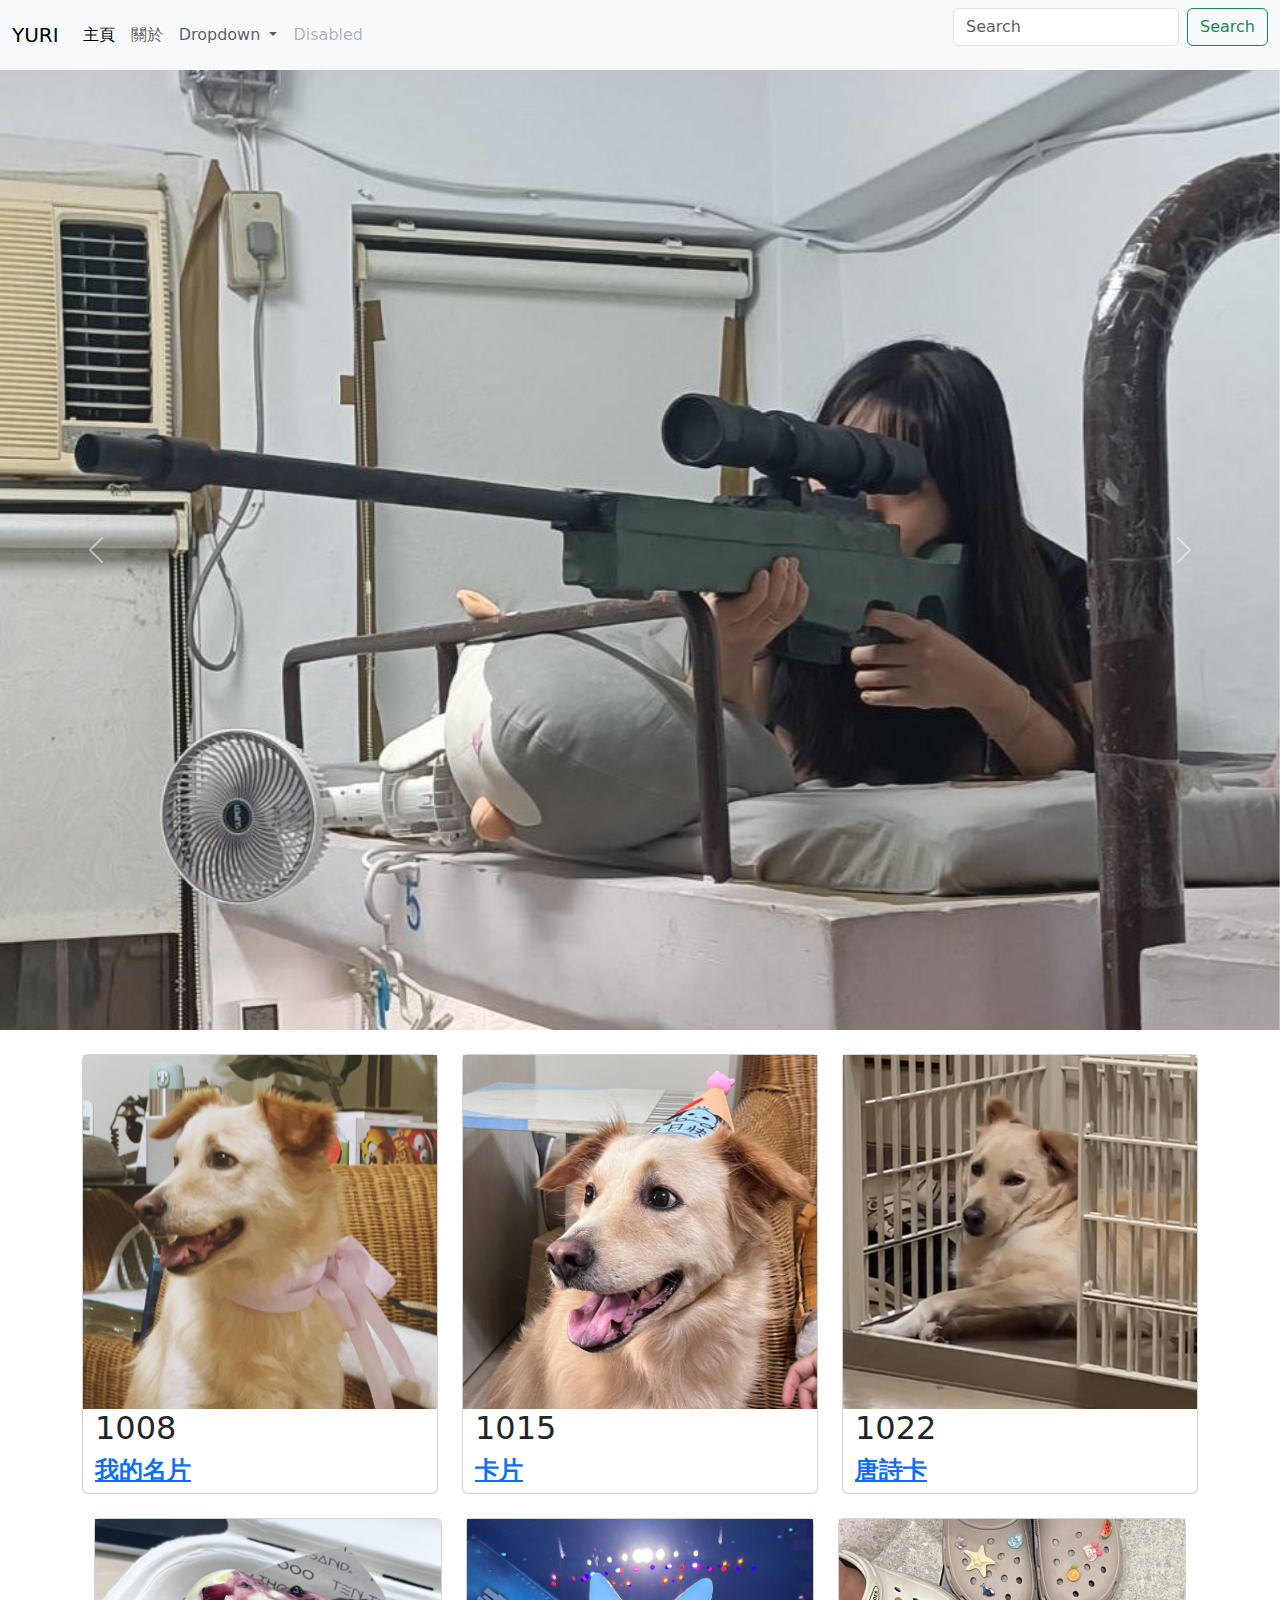
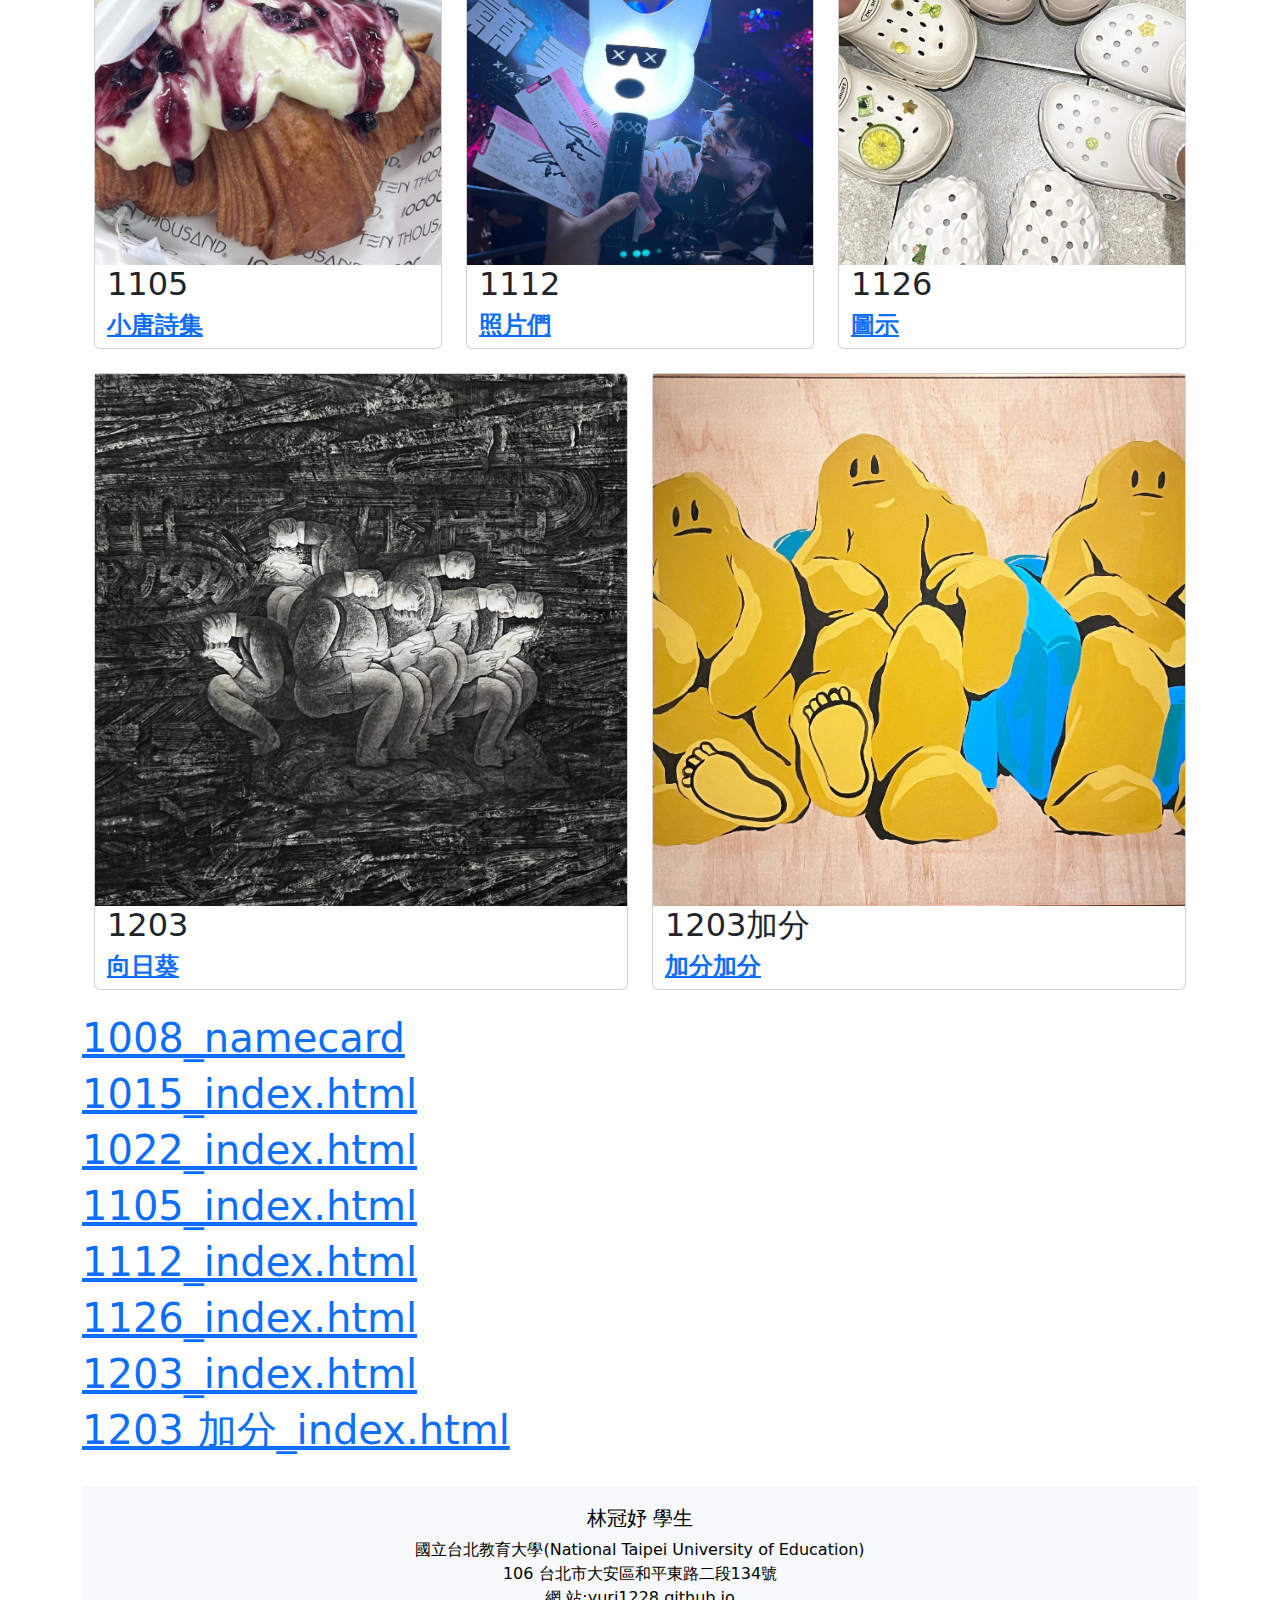
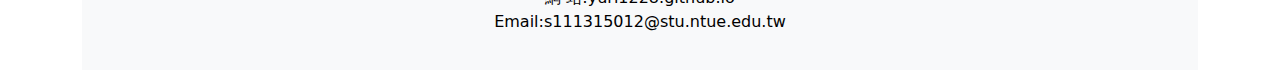
<file: index.html>
<html>

      <head>
            <meta charset='utf-8'>
            <title>yuri1228</title>
            <link href="https://cdn.jsdelivr.net/npm/bootstrap@5.3.3/dist/css/bootstrap.min.css" rel="stylesheet" integrity="sha384-QWTKZyjpPEjISv5WaRU9OFeRpok6YctnYmDr5pNlyT2bRjXh0JMhjY6hW+ALEwIH" crossorigin="anonymous">
            <script src="https://cdn.jsdelivr.net/npm/bootstrap@5.3.3/dist/js/bootstrap.bundle.min.js" integrity="sha384-YvpcrYf0tY3lHB60NNkmXc5s9fDVZLESaAA55NDzOxhy9GkcIdslK1eN7N6jIeHz" crossorigin="anonymous"></script>

      </head>

      <body>

            <nav class="navbar navbar-expand-lg bg-body-tertiary">
                  <div class="container-fluid">
                    <a class="navbar-brand" href="#">YURI</a>
                    <button class="navbar-toggler" type="button" data-bs-toggle="collapse" data-bs-target="#navbarSupportedContent" aria-controls="navbarSupportedContent" aria-expanded="false" aria-label="Toggle navigation">
                      <span class="navbar-toggler-icon"></span>
                    </button>
                    <div class="collapse navbar-collapse" id="navbarSupportedContent">
                      <ul class="navbar-nav me-auto mb-2 mb-lg-0">
                        <li class="nav-item">
                          <a class="nav-link active" aria-current="page" href="#">主頁</a>
                        </li>
                        <li class="nav-item">
                          <a class="nav-link" href="#">關於</a>
                        </li>
                        <li class="nav-item dropdown">
                          <a class="nav-link dropdown-toggle" href="#" role="button" data-bs-toggle="dropdown" aria-expanded="false">
                            Dropdown
                          </a>
                          <ul class="dropdown-menu">
                            <li><a class="dropdown-item" href="#">Action</a></li>
                            <li><a class="dropdown-item" href="#">Another action</a></li>
                            <li><hr class="dropdown-divider"></li>
                            <li><a class="dropdown-item" href="#">更多 </a></li>
                          </ul>
                        </li>
                        <li class="nav-item">
                          <a class="nav-link disabled" aria-disabled="true">Disabled</a>
                        </li>
                      </ul>
                      <form class="d-flex" role="search">
                        <input class="form-control me-2" type="search" placeholder="Search" aria-label="Search">
                        <button class="btn btn-outline-success" type="submit">Search</button>
                      </form>
                    </div>
                  </div>
            </nav>

            <div id="carouselExample" class="carousel slide">
                  <div class="carousel-inner">
                    <div class="carousel-item active">
                      <img src="1112/IMG_0116 (1).JPG" class="d-block w-100" alt="IMG_0116 (1).JPG">
                    </div>
                    <div class="carousel-item">
                      <img src="1112/IMG_3707改過2.png" class="d-block w-100" alt="IMG_3129.JPG">
                    </div>
                    <div class="carousel-item">
                      <img src="1112/IMG_3129改過1.jpg" class="d-block w-100" alt="IMG_3707.JPG">
                    </div>
                    <div class="carousel-item">
                      <img src="1112/IMG_3278.jpg" class="d-block w-100" alt="IMG_3278.jpg">
                    </div>
                    <div class="carousel-item">
                      <img src="1112/IMG_6462.JPG" class="d-block w-100" alt="IMG_6462.JPG">
                    </div>
                  </div>
                  <button class="carousel-control-prev" type="button" data-bs-target="#carouselExample" data-bs-slide="prev">
                    <span class="carousel-control-prev-icon" aria-hidden="true"></span>
                    <span class="visually-hidden">Previous</span>
                  </button>
                  <button class="carousel-control-next" type="button" data-bs-target="#carouselExample" data-bs-slide="next">
                    <span class="carousel-control-next-icon" aria-hidden="true"></span>
                    <span class="visually-hidden">Next</span>
                  </button>
                </div>

           

           
            <br/>
            
           <div class="container">
                  <div class="row">
                        <div class ="col-4">
                              <div class='card'>
                                    <img src='photo/IMG_5654.jpg' style='width:100%'>
                                    <div class='container'>
                                          <h2>1008</h2>
                                          <h4><b><a href=".\1008\1008_namecard.html">我的名片</a></b></h4>
                                          
                                    </div>
                              </div>
                        </div>
                        <div class ="col-4">
                              <div class='card'>
                                    <img src='photo/IMG_6827.jpg' style='width:100%'>
                                    <div class='container'>
                                          <h2>1015</h2>
                                          <h4><b><a href=".\1015\index.html">卡片</a></b></h4>
                                         
                                    </div>
                              </div>
                        </div>
                        <div class ="col-4">
                              <div class='card'>
                                    <img src='photo/IMG_8985.jpg' style='width:100%'>
                                    <div class='container'>
                                          <h2>1022</h2>
                                          <h4><b><a href=".\1022\index.html">唐詩卡</a></b></h4>
                                          
                                    </div>
                              </div>
                        </div>
                  </div>
                  
                  <br/>

                  <div class="container">
                        <div class="row">
                              <div class ="col-4">
                                    <div class='card'>
                                          <img src='photo/IMG_8565.jpg' style='width:100%'>
                                          <div class='container'>
                                                <h2>1105</h2>
                                                <h4><b><a href=".\1105\index.html">小唐詩集</a></b></h4>
                                                
                                          </div>
                                    </div>
                              </div>
                              <div class ="col-4">
                                    <div class='card'>
                                          <img src='photo/IMG_0934.jpg' style='width:100%'>
                                          <div class='container'>
                                                <h2>1112</h2>
                                                <h4><b><a href=".\1112\index.html">照片們</a></b></h4>
                                               
                                          </div>
                                    </div>
                              </div>
                              <div class ="col-4">
                                    <div class='card'>
                                          <img src='photo/2C04AA4C-621D-4BBA-8F69-B2EFA349B3E9.jpg' style='width:100%'>
                                          <div class='container'>
                                                <h2>1126</h2>
                                                <h4><b><a href=".\1126\index.html">圖示</a></b></h4>
                                                
                                          </div>
                                    </div>
                              </div>
                        </div>

                  <br/>      
                  
                  <div class="row">
                        <div class ="col-6">
                              <div class='card'>
                                    <img src='photo/IMG_5991.jpg' style='width:100%'>
                                    <div class='container'>
                                          <h2>1203</h2>
                                          <h4><b><a href=".\1203\index.html">向日葵</a></b></h4>
                                         
                                    </div>
                              </div>
                        </div>
                        <div class ="col-6">
                              <div class='card'>
                                    <img src='photo/IMG_5992.jpg' style='width:100%'>
                                    <div class='container'>
                                          <h2>1203加分</h2>
                                          <h4><b><a href=".\1203 加分\index.html">加分加分</a></b></h4>
                                        
                                    </div>
                              </div>
                        </div>
                  </div>      
            </div>



            <br/>
              

            <h1>
            <a href='./1008/1008_namecard.html'>
            1008_namecard
            </a>
      </h1>
           <h1>
            <a href='./1015/index.html'>
            1015_index.html
            </a>
      </h1>
            <h1>
            <a href='./1022/index.html'>
            1022_index.html
            </a>
      </h1>
            <h1>
            <a href='./1105/index.html'>
            1105_index.html
            </a>
      </h1>
             <h1>
            <a href='./1112/index.html'>
            1112_index.html
            </a>
      </h1>             
            <h1>
            <a href='./1126/index.html'>
            1126_index.html
            </a>       
      </h1>
             <h1>
            <a href='./1203/index.html'>
                  1203_index.html
            </a>
      </h1>
      <h1>
            <a href='./1203 加分/index.html'>
                  1203 加分_index.html
            </a>
      </h1>

        <br />

            <div style="background-color: #f8f9fa;color:black; padding:20px;text-align:center;">
                  <div class="row">
                        <div class="col-md-6 mx-auto">
                              <h5>林冠妤
                                    <span>學生</span>
                              </h5>
                              <div class="company">國立台北教育大學(National Taipei University of Education)</div>
                        </div>
                        <p>106 台北市大安區和平東路二段134號<br>
                              網 站:yuri1228.github.io<br>
                              Email:s111315012@stu.ntue.edu.tw<br>
                        </p>
                  </div>
            </div>
      </div>           
          
 </body>
</html>
</file>
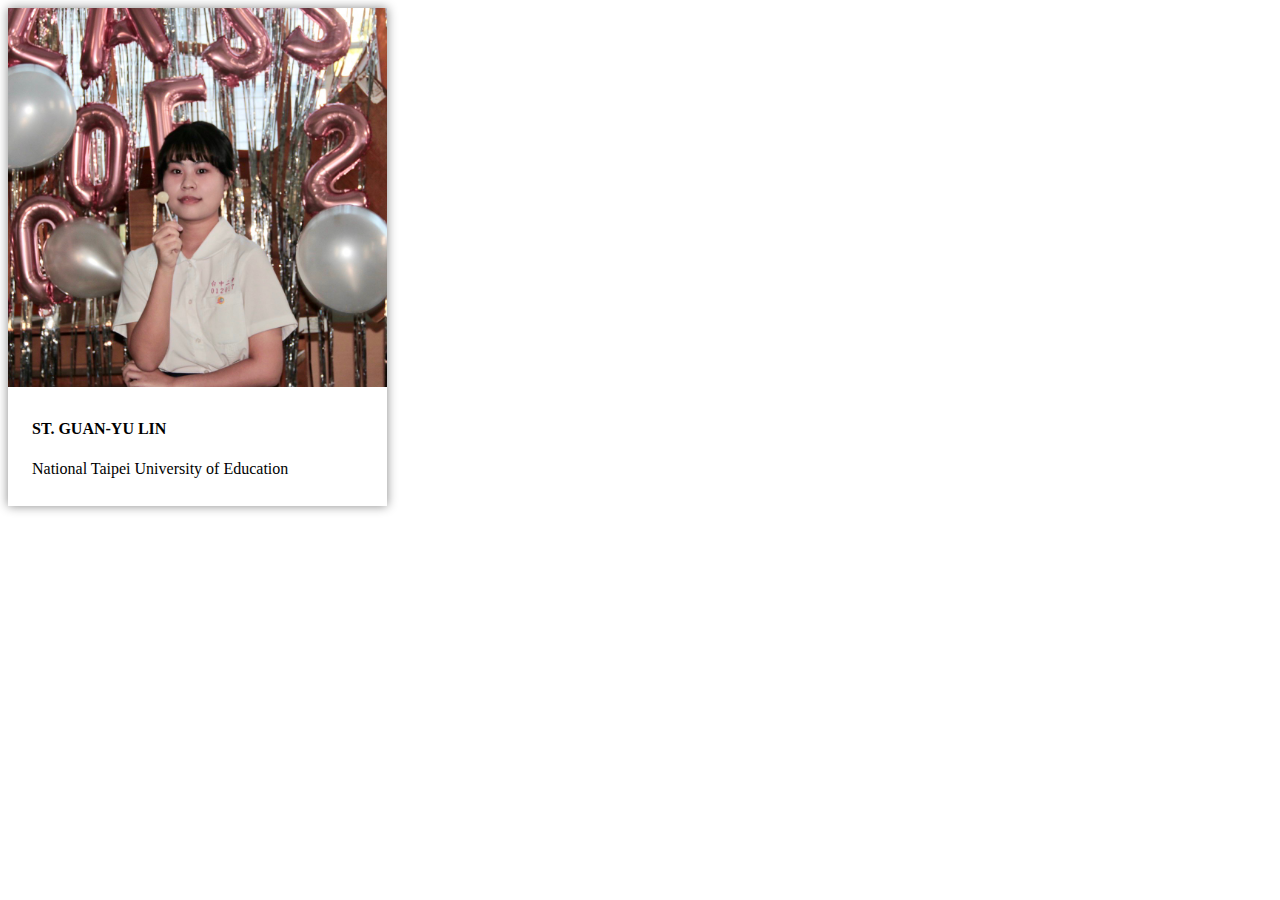
<file: 1015/index.html>
<!DOCYPE html>
<html>


<head>
    <meta charset='utf-8'>
<title>YURI</title>
<style>

.card{
width: 30%;
box-shadow: 0px 0px 10px 0px #888888;
}

.container{
padding: 12px 24px;

}

</style>

</head>

<body>
<div class='card'>
<img src='img_avator.png' style='width:100%'>
<div class='container'>
<h4>ST. GUAN-YU LIN</h4>
<p>National Taipei University of Education</p>
</div>
</div>

</body>
</html>
</file>
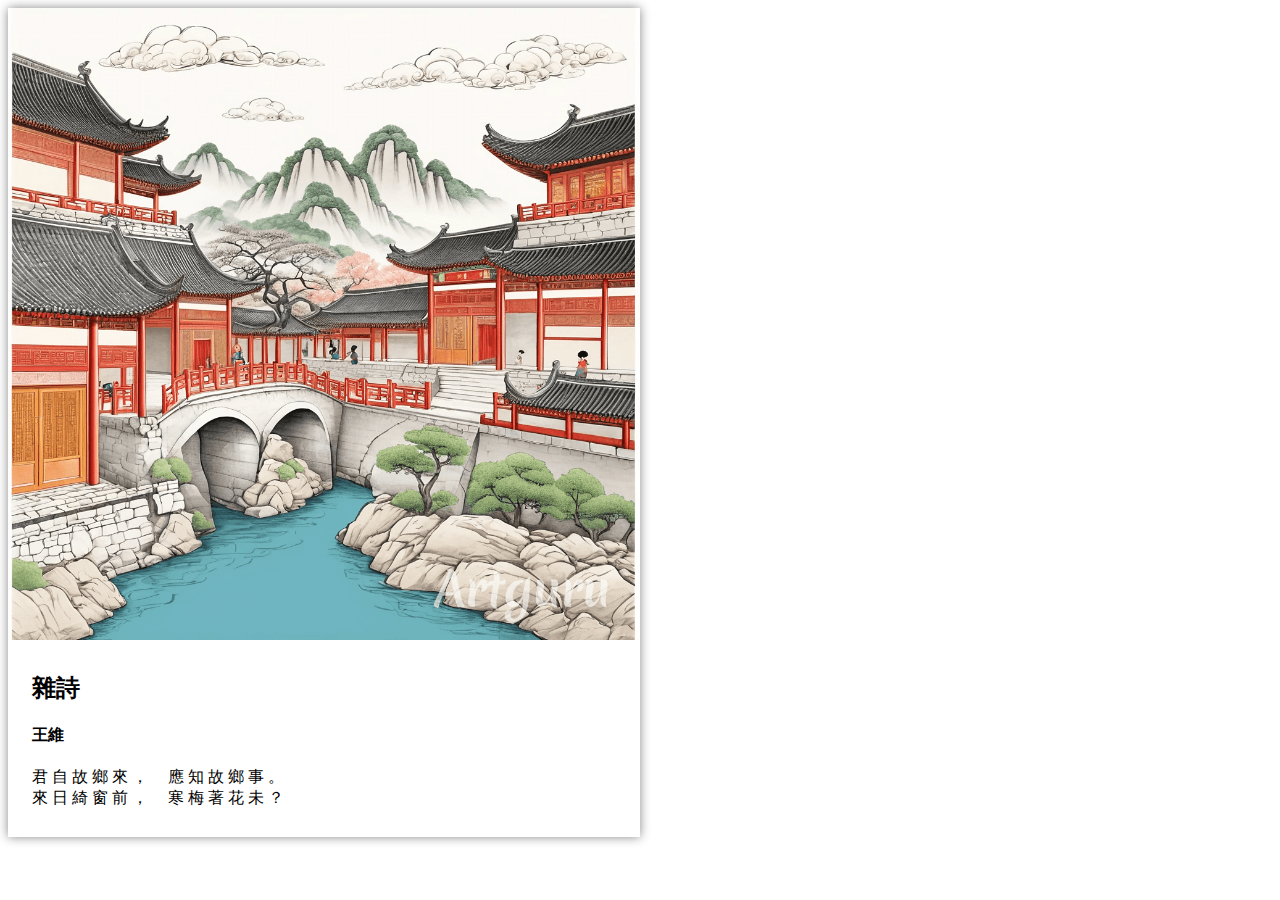
<file: 1022/index.html>
<!DOCYPE html>
<html>
<head>
    <meta charset='utf-8'>
<title> 雜詩 </title>
<style>
.card{
width: 50%;
box-shadow: 0px 0px 10px 0px #888888;
}
.container{
padding: 12px 24px;
<link rel="preconnect" href="https://fonts.googleapis.com">
<link rel="preconnect" href="https://fonts.gstatic.com" crossorigin>
<link href="https://fonts.googleapis.com/css2?family=Cactus+Classical+Serif&display=swap" rel="stylesheet">
}


.cactus-classical-serif-regular {
  font-family: "Cactus Classical Serif", serif;
  font-weight: 400;
  font-style: normal;
}

</style>
</head>
<body>
<div class='card'>
<img src='image.png' style='width:100%'>
<div class='container'>
<h2>雜詩</h2>
<h4>王維</b></h4>
<p>君 自 故 鄉 來 ，	　應 知 故 鄉 事 。<br/>
來 日 綺 窗 前 ，	　寒 梅 著 花 未 ？</p>
</div>
</div>
</body>
</html>
</file>
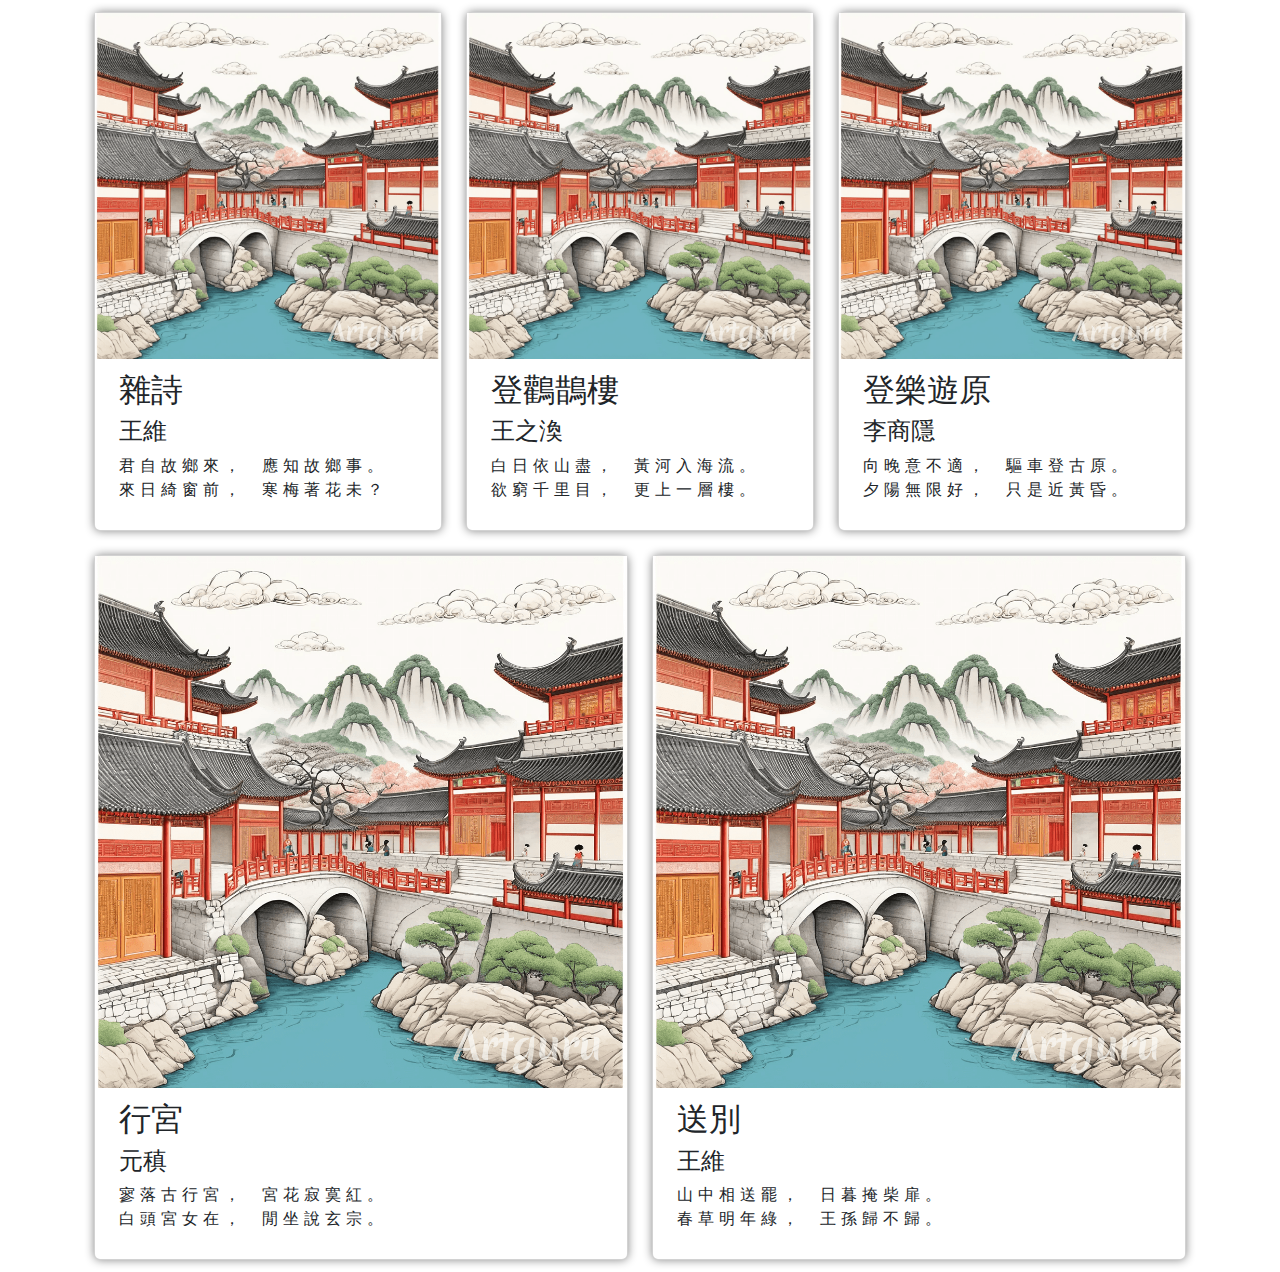
<file: 1105/index.html>
<!DOCYPE html>
<html>
<head>
    <meta charset='utf-8'>
<title> 雜詩 </title>
<link rel="preconnect" href="https://fonts.googleapis.com">
<link rel="preconnect" href="https://fonts.gstatic.com" crossorigin>
<link href="https://fonts.googleapis.com/css2?family=Cactus+Classical+Serif&display=swap" rel="stylesheet">
<link href="https://cdn.jsdelivr.net/npm/bootstrap@5.3.3/dist/css/bootstrap.min.css" rel="stylesheet" integrity="sha384-QWTKZyjpPEjISv5WaRU9OFeRpok6YctnYmDr5pNlyT2bRjXh0JMhjY6hW+ALEwIH" crossorigin="anonymous">
<script src="https://cdn.jsdelivr.net/npm/bootstrap@5.3.3/dist/js/bootstrap.bundle.min.js" integrity="sha384-YvpcrYf0tY3lHB60NNkmXc5s9fDVZLESaAA55NDzOxhy9GkcIdslK1eN7N6jIeHz" crossorigin="anonymous"></script>

<style>
.card{
width: 100%;
box-shadow: 0px 0px 10px 0px #888888;
}
.container{
padding: 12px 24px;
}


.cactus-classical-serif-regular {
  font-family: "Cactus Classical Serif", serif;
  font-weight: 400;
  font-style: normal;
}

</style>
</head>

<body>
<div class="container">
	<div class="row">
		<div class ="col-4">
			<div class='card'>
				<img src='image.png' style='width:100%'>
				<div class='container'>
					<h2>雜詩</h2>
					<h4>王維</b></h4>
					<p>君 自 故 鄉 來 ，	　應 知 故 鄉 事 。<br/>
					來 日 綺 窗 前 ，	　寒 梅 著 花 未 ？</p>
				</div>
			</div>
		</div>
		<div class ="col-4">
			<div class='card'>
				<img src='image.png' style='width:100%'>
				<div class='container'>
					<h2>登鸛鵲樓</h2>
					<h4> 王之渙 </b></h4>
					<p>白 日 依 山 盡 ，	　黃 河 入 海 流 。<br/>
					欲 窮 千 里 目 ，	　更 上 一 層 樓 。</p>
				</div>
			</div>
		</div>
		<div class ="col-4">
			<div class='card'>
				<img src='image.png' style='width:100%'>
				<div class='container'>
					<h2>登樂遊原</h2>
					<h4>李商隱 </b></h4>
					<p>向 晚 意 不 適 ，	　驅 車 登 古 原 。<br/>
					夕 陽 無 限 好 ，	　只 是 近 黃 昏 。</p>
				</div>
			</div>
		</div>
	</div>
	
	<br/>
	
	<div class="row">
		<div class ="col-6">
			<div class='card'>
				<img src='image.png' style='width:100%'>
				<div class='container'>
					<h2>行宮</h2>
					<h4>元稹</b></h4>
					<p>寥 落 古 行 宮 ，	　宮 花 寂 寞 紅 。<br/>
					白 頭 宮 女 在 ，	　閒 坐 說 玄 宗 。</p>
				</div>
			</div>
		</div>
		<div class ="col-6">
			<div class='card'>
				<img src='image.png' style='width:100%'>
				<div class='container'>
					<h2>送別</h2>
					<h4>王維</b></h4>
					<p>山 中 相 送 罷 ，	　日 暮 掩 柴 扉 。<br/>
					春 草 明 年 綠 ，	　王 孫 歸 不 歸 。</p>
				</div>
			</div>
		</div>
		
	</div>
	
	




</body>
</html>
</file>
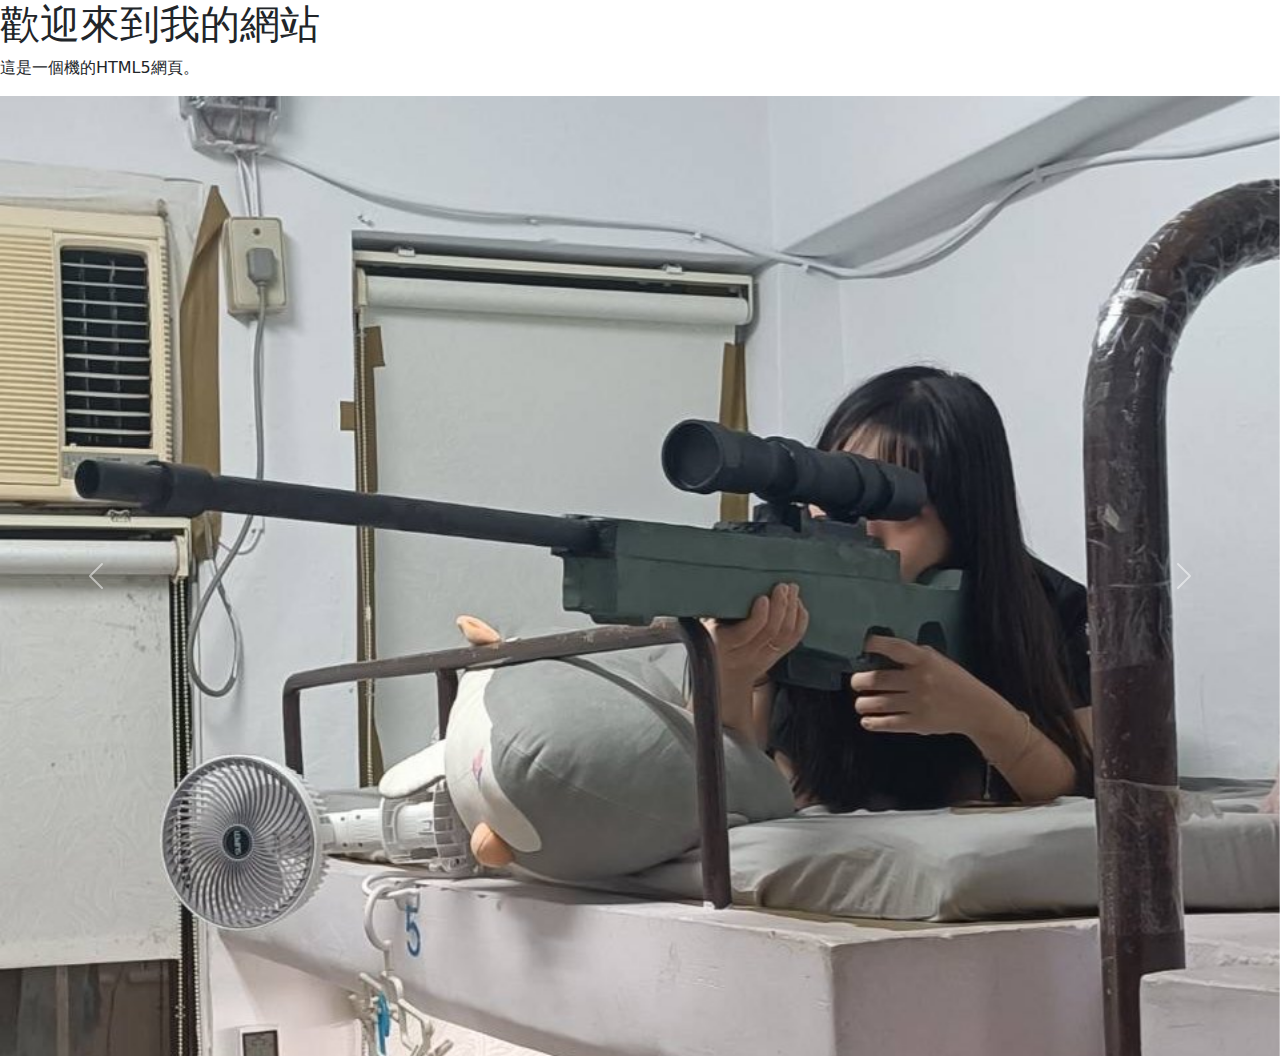
<file: 1112/index.html>
<!DOCTYPE html>
<html lang="zh-Hant"></html>
<head>
     <meta charset="UTF-8">
     <meta name="viewport" content="width=device-width, initial-scale=1.0">
     <title>基本的HTML5網頁</title>
     <link href="https://cdn.jsdelivr.net/npm/bootstrap@5.3.3/dist/css/bootstrap.min.css" rel="stylesheet" integrity="sha384-QWTKZyjpPEjISv5WaRU9OFeRpok6YctnYmDr5pNlyT2bRjXh0JMhjY6hW+ALEwIH" crossorigin="anonymous">
     <script src="https://cdn.jsdelivr.net/npm/bootstrap@5.3.3/dist/js/bootstrap.bundle.min.js" integrity="sha384-YvpcrYf0tY3lHB60NNkmXc5s9fDVZLESaAA55NDzOxhy9GkcIdslK1eN7N6jIeHz" crossorigin="anonymous"></script>
</head>
<body>
    <h1>歡迎來到我的網站</h1>
    <P>這是一個機的HTML5網頁。</P>

    <div id="carouselExample" class="carousel slide">
        <div class="carousel-inner">
          <div class="carousel-item active">
            <img src="IMG_0116 (1).JPG" class="d-block w-100" alt="IMG_0116 (1).JPG">
          </div>
          <div class="carousel-item">
            <img src="IMG_3129改過1.jpg" class="d-block w-100" alt="IMG_3129.JPG">
          </div>
          <div class="carousel-item">
            <img src="IMG_3707改過2.png" class="d-block w-100" alt="IMG_3707.JPG">
          </div>
          <div class="carousel-item">
            <img src="IMG_3278.jpg" class="d-block w-100" alt="IMG_3278.jpg">
          </div>
          <div class="carousel-item">
            <img src="IMG_6462.JPG" class="d-block w-100" alt="IMG_6462.JPG">
          </div>
        </div>
        <button class="carousel-control-prev" type="button" data-bs-target="#carouselExample" data-bs-slide="prev">
          <span class="carousel-control-prev-icon" aria-hidden="true"></span>
          <span class="visually-hidden">Previous</span>
        </button>
        <button class="carousel-control-next" type="button" data-bs-target="#carouselExample" data-bs-slide="next">
          <span class="carousel-control-next-icon" aria-hidden="true"></span>
          <span class="visually-hidden">Next</span>
        </button>
      </div>

</body>
</html>
</file>
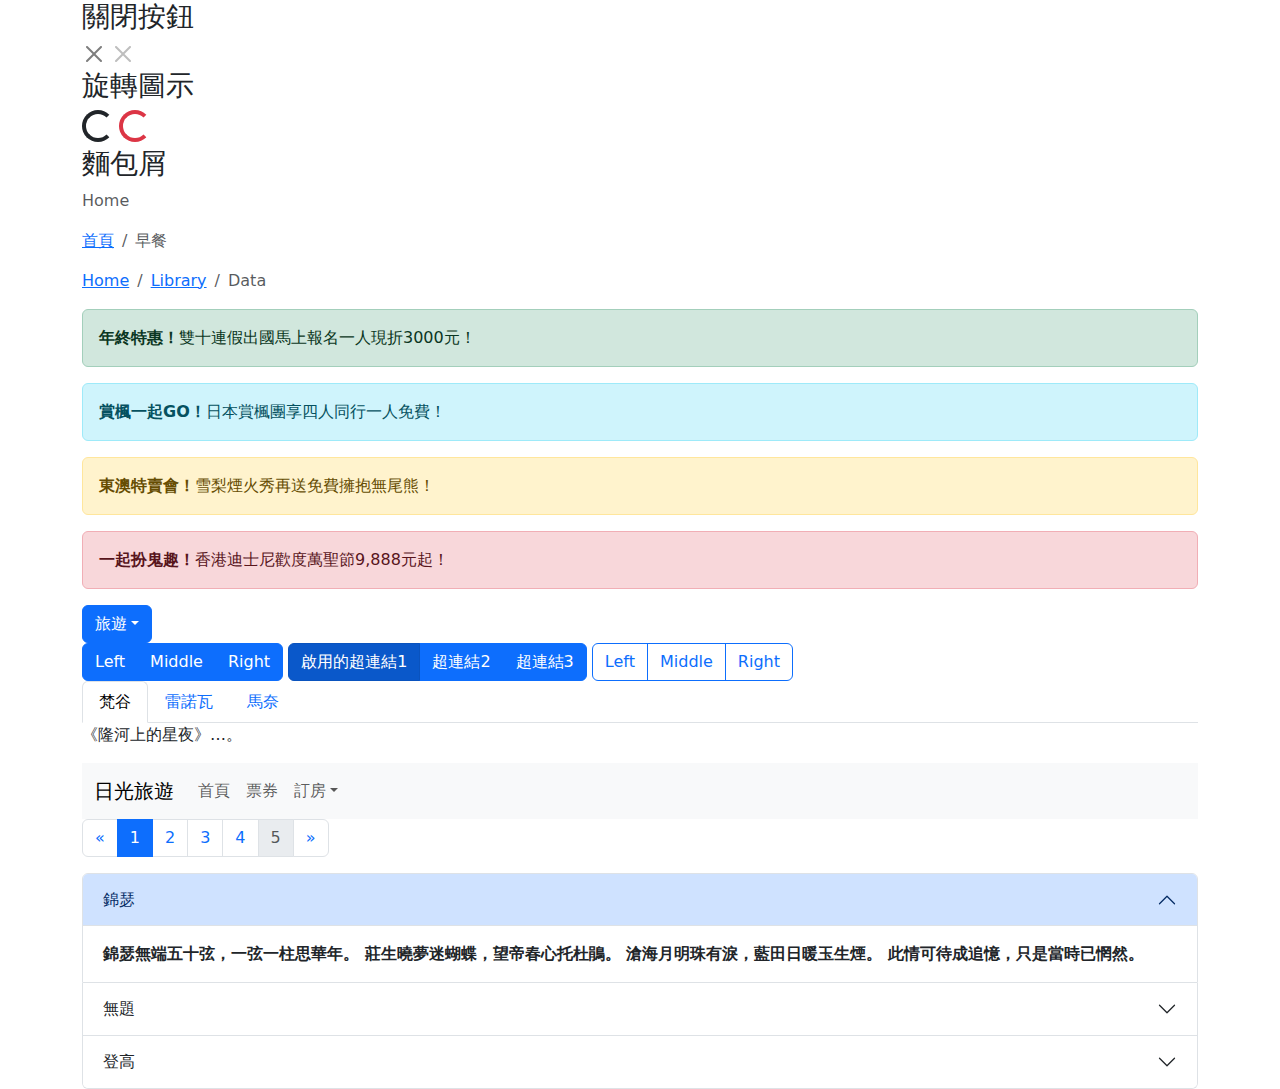
<file: 1126/index.html>
<!DOCTYPE html>
<html lang="zh-Hant"></html>


      <head>
            <meta charset='utf-8'>
            <meta name="viewport" content="width=device-width, initial-scale=1.0">
            <title>bootstrap example</title>
            <link href="https://cdn.jsdelivr.net/npm/bootstrap@5.3.3/dist/css/bootstrap.min.css" rel="stylesheet" integrity="sha384-QWTKZyjpPEjISv5WaRU9OFeRpok6YctnYmDr5pNlyT2bRjXh0JMhjY6hW+ALEwIH" crossorigin="anonymous">
            <script src="https://cdn.jsdelivr.net/npm/bootstrap@5.3.3/dist/js/bootstrap.bundle.min.js" integrity="sha384-YvpcrYf0tY3lHB60NNkmXc5s9fDVZLESaAA55NDzOxhy9GkcIdslK1eN7N6jIeHz" crossorigin="anonymous"></script>

      </head>

<body>
    <div class="container">
<h3>關閉按鈕</h3>
        <button type="button" class="btn-close" aria-label="Close"></button>
        <button type="button" class="btn-close" disabled aria-label="Close"></button>

<h3>旋轉圖示</h3>       
<div class="spinner-border" role="status">
    <span class="visually-hidden">Loading...</span>
  </div>
  <div class="spinner-border text-danger" role="status">
    <span class="visually-hidden">Loading...</span>
  </div>

<h3>麵包屑</h3> 

<nav aria-label="breadcrumb">
    <ol class="breadcrumb">
      <li class="breadcrumb-item active" aria-current="page">Home</li>
    </ol>
  </nav>
  
  <nav aria-label="breadcrumb">
    <ol class="breadcrumb">
      <li class="breadcrumb-item"><a href="#">首頁</a></li>
      <li class="breadcrumb-item active" aria-current="page">早餐</li>
    </ol>
  </nav>
  
  <nav aria-label="breadcrumb">
    <ol class="breadcrumb">
      <li class="breadcrumb-item"><a href="#">Home</a></li>
      <li class="breadcrumb-item"><a href="#">Library</a></li>
      <li class="breadcrumb-item active" aria-current="page">Data</li>
    </ol>
  </nav>

   <div class="alert alert-success" role="alert">
      <strong>年終特惠！</strong>雙十連假出國馬上報名一人現折3000元！
    </div>
    <div class="alert alert-info" role="alert">
      <strong>賞楓一起GO！</strong>日本賞楓團享四人同行一人免費！
    </div>
    <div class="alert alert-warning" role="alert">
      <strong>東澳特賣會！</strong>雪梨煙火秀再送免費擁抱無尾熊！
    </div>
    <div class="alert alert-danger" role="alert">
      <strong>一起扮鬼趣！</strong>香港迪士尼歡度萬聖節9,888元起！
    </div>

    <div class="dropdown">
      <button class="btn btn-primary dropdown-toggle" type="button" 
        data-bs-toggle="dropdown">旅遊</button>
      <ul class="dropdown-menu">
        <li><h4 class="dropdown-header">國外旅遊</h4></li>
        <li><a class="dropdown-item " href="#">國外團體</a></li>
        <li><a class="dropdown-item " href="#">國外自由行</a></li>
        <li><hr class="dropdown-divider"></li>
        <li><h4 class="dropdown-header">國內旅遊</h4></li>
        <li><a class="dropdown-item " href="#">國內團體</a></li>
        <li><a class="dropdown-item " href="#">國內自由行</a></li>
      </ul>
    </div>

    <div class="btn-group" role="group">
      <button type="button" class="btn btn-primary">Left</button>
      <button type="button" class="btn btn-primary">Middle</button>
      <button type="button" class="btn btn-primary">Right</button>
    </div>
    
    <div class="btn-group" role="group">
      <a href="#" class="btn btn-primary active">啟用的超連結1</a>
      <a href="#" class="btn btn-primary">超連結2</a>
      <a href="#" class="btn btn-primary">超連結3</a>
    </div>
    
    <div class="btn-group" role="group">
      <button type="button" class="btn btn-outline-primary">Left</button>
      <button type="button" class="btn btn-outline-primary">Middle</button>
      <button type="button" class="btn btn-outline-primary">Right</button>
    </div>

    <!-- 導覽元件 -->
<ul class="nav nav-tabs" id="myTab">
  <li class="nav-item"><a class="nav-link active" data-bs-toggle="tab" href="#tab1">梵谷</a></li>
  <li class="nav-item"><a class="nav-link" data-bs-toggle="tab" href="#tab2">雷諾瓦</a></li>
  <li class="nav-item"><a class="nav-link" data-bs-toggle="tab" href="#tab3">馬奈</a></li>
</ul>
<!-- 標籤頁內容 -->
<div class="tab-content" id="myTabContent">
  <div class="tab-pane fade show active" id="tab1"><p>《隆河上的星夜》…。</p></div>
  <div class="tab-pane fade" id="tab2"><p>《煎餅磨坊的舞會》…。</p></div>
  <div class="tab-pane fade" id="tab3"><p>《草地上的午餐》…。</p></div>
</div>

<nav class="navbar navbar-light bg-light navbar-expand-md">
  <div class="container-fluid">
    <a class="navbar-brand" href="#">日光旅遊</a>
    <button class="navbar-toggler" type="button" data-bs-toggle="collapse" 
      data-bs-target="#navbar1"><span class="navbar-toggler-icon"></span></button>
    <div class="collapse navbar-collapse" id="navbar1">
      <ul class="navbar-nav me-auto">
        <li class="nav-item active"><a class="nav-link" href="#">首頁</a></li>
        <li class="nav-item"><a class="nav-link" href="#">票券</a></li>
        <li class="nav-item dropdown">
          <a class="nav-link dropdown-toggle" href="#" data-bs-toggle="dropdown">訂房</a>
          <div class="dropdown-menu">
            <a class="dropdown-item" href="#">國內訂房</a>
            <a class="dropdown-item" href="#">國外訂房</a>
          </div>
        </li>
      </ul>
    </div>
  </div>
</nav>

<nav>
  <ul class="pagination">
    <li class="page-item"><a class="page-link" href="#"><span>&laquo;</span></a></li>
    <li class="page-item active"><a class="page-link" href="#">1</a></li>
    <li class="page-item"><a class="page-link" href="#">2</a></li>
    <li class="page-item"><a class="page-link" href="#">3</a></li>
    <li class="page-item"><a class="page-link" href="#">4</a></li>
    <li class="page-item disabled"><a class="page-link" href="#">5</a></li>
    <li class="page-item"><a class="page-link" href="#"><span>&raquo;</span></a></li>
  </ul>
</nav>

        





    <div class="accordion" id="accordionExample">
    <div class="accordion-item">
      <h2 class="accordion-header">
        <button class="accordion-button" type="button" data-bs-toggle="collapse" data-bs-target="#collapseOne" aria-expanded="true" aria-controls="collapseOne">
          錦瑟
        </button>
      </h2>
      <div id="collapseOne" class="accordion-collapse collapse show" data-bs-parent="#accordionExample">
        <div class="accordion-body">
          <strong>錦瑟無端五十弦，一弦一柱思華年。
                莊生曉夢迷蝴蝶，望帝春心托杜鵑。
                滄海月明珠有淚，藍田日暖玉生煙。
                此情可待成追憶，只是當時已惘然。</strong> 
        </div>
      </div>
    </div>
    <div class="accordion-item">
      <h2 class="accordion-header">
        <button class="accordion-button collapsed" type="button" data-bs-toggle="collapse" data-bs-target="#collapseTwo" aria-expanded="false" aria-controls="collapseTwo">
          無題
        </button>
      </h2>
      <div id="collapseTwo" class="accordion-collapse collapse" data-bs-parent="#accordionExample">
        <div class="accordion-body">
          <strong>相見時難別亦難，東風無力百花殘。
                春蠶到死絲方盡，蠟炬成灰淚始乾。
                曉鏡但愁雲鬢改，夜吟應覺月光寒。
                蓬萊此去無多路，青鳥殷勤為探看。</strong> 
        </div>
      </div>
    </div>
    <div class="accordion-item">
      <h2 class="accordion-header">
        <button class="accordion-button collapsed" type="button" data-bs-toggle="collapse" data-bs-target="#collapseThree" aria-expanded="false" aria-controls="collapseThree">
          登高
        </button>
      </h2>
      <div id="collapseThree" class="accordion-collapse collapse" data-bs-parent="#accordionExample">
        <div class="accordion-body">
          <strong>風急天高猿嘯哀，渚清沙白鳥飛迴。
                無邊落木蕭蕭下，不盡長江滾滾來。
                萬里悲秋常作客，百年多病獨登臺。
                艱難苦恨繁霜鬢，潦倒新停濁酒杯。</strong>
        </div>
      </div>
    </div>
</div>
</body>
</file>
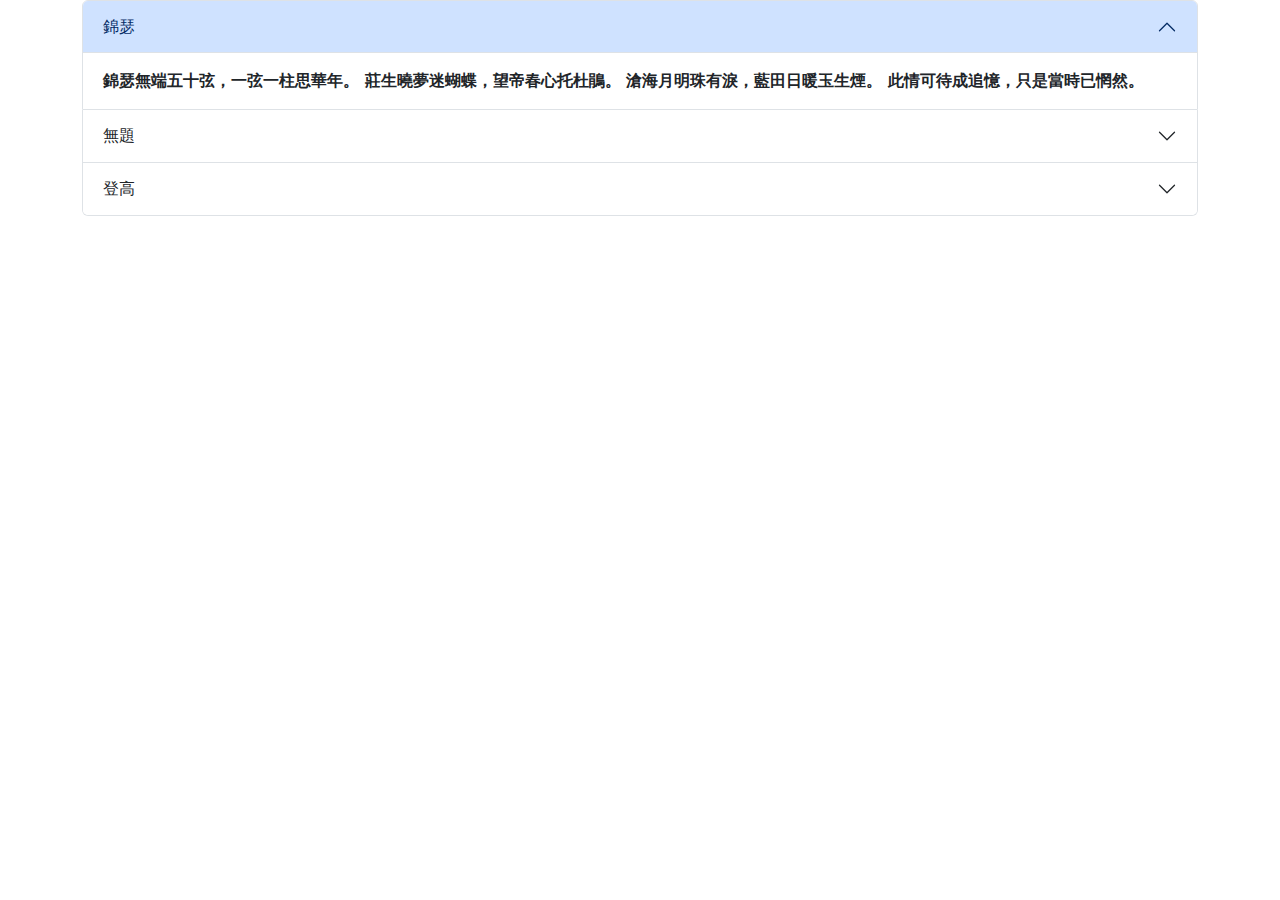
<file: 1203 加分/index.html>
<!DOCTYPE html>
<html lang="zh-Hant"></html>


      <head>
            <meta charset='utf-8'>
            <meta name="viewport" content="width=device-width, initial-scale=1.0">
            <title>bootstrap example</title>
            <link href="https://cdn.jsdelivr.net/npm/bootstrap@5.3.3/dist/css/bootstrap.min.css" rel="stylesheet" integrity="sha384-QWTKZyjpPEjISv5WaRU9OFeRpok6YctnYmDr5pNlyT2bRjXh0JMhjY6hW+ALEwIH" crossorigin="anonymous">
            <script src="https://cdn.jsdelivr.net/npm/bootstrap@5.3.3/dist/js/bootstrap.bundle.min.js" integrity="sha384-YvpcrYf0tY3lHB60NNkmXc5s9fDVZLESaAA55NDzOxhy9GkcIdslK1eN7N6jIeHz" crossorigin="anonymous"></script>

      </head>

<body>
    <div class="container">





    <div class="accordion" id="accordionExample">
    <div class="accordion-item">
      <h2 class="accordion-header">
        <button class="accordion-button" type="button" data-bs-toggle="collapse" data-bs-target="#collapseOne" aria-expanded="true" aria-controls="collapseOne">
          錦瑟
        </button>
      </h2>
      <div id="collapseOne" class="accordion-collapse collapse show" data-bs-parent="#accordionExample">
        <div class="accordion-body">
          <strong>錦瑟無端五十弦，一弦一柱思華年。
                莊生曉夢迷蝴蝶，望帝春心托杜鵑。
                滄海月明珠有淚，藍田日暖玉生煙。
                此情可待成追憶，只是當時已惘然。</strong> 
        </div>
      </div>
    </div>
    <div class="accordion-item">
      <h2 class="accordion-header">
        <button class="accordion-button collapsed" type="button" data-bs-toggle="collapse" data-bs-target="#collapseTwo" aria-expanded="false" aria-controls="collapseTwo">
          無題
        </button>
      </h2>
      <div id="collapseTwo" class="accordion-collapse collapse" data-bs-parent="#accordionExample">
        <div class="accordion-body">
          <strong>相見時難別亦難，東風無力百花殘。
                春蠶到死絲方盡，蠟炬成灰淚始乾。
                曉鏡但愁雲鬢改，夜吟應覺月光寒。
                蓬萊此去無多路，青鳥殷勤為探看。</strong> 
        </div>
      </div>
    </div>
    <div class="accordion-item">
      <h2 class="accordion-header">
        <button class="accordion-button collapsed" type="button" data-bs-toggle="collapse" data-bs-target="#collapseThree" aria-expanded="false" aria-controls="collapseThree">
          登高
        </button>
      </h2>
      <div id="collapseThree" class="accordion-collapse collapse" data-bs-parent="#accordionExample">
        <div class="accordion-body">
          <strong>風急天高猿嘯哀，渚清沙白鳥飛迴。
                無邊落木蕭蕭下，不盡長江滾滾來。
                萬里悲秋常作客，百年多病獨登臺。
                艱難苦恨繁霜鬢，潦倒新停濁酒杯。</strong>
        </div>
      </div>
    </div>
</div>
</body>
</file>
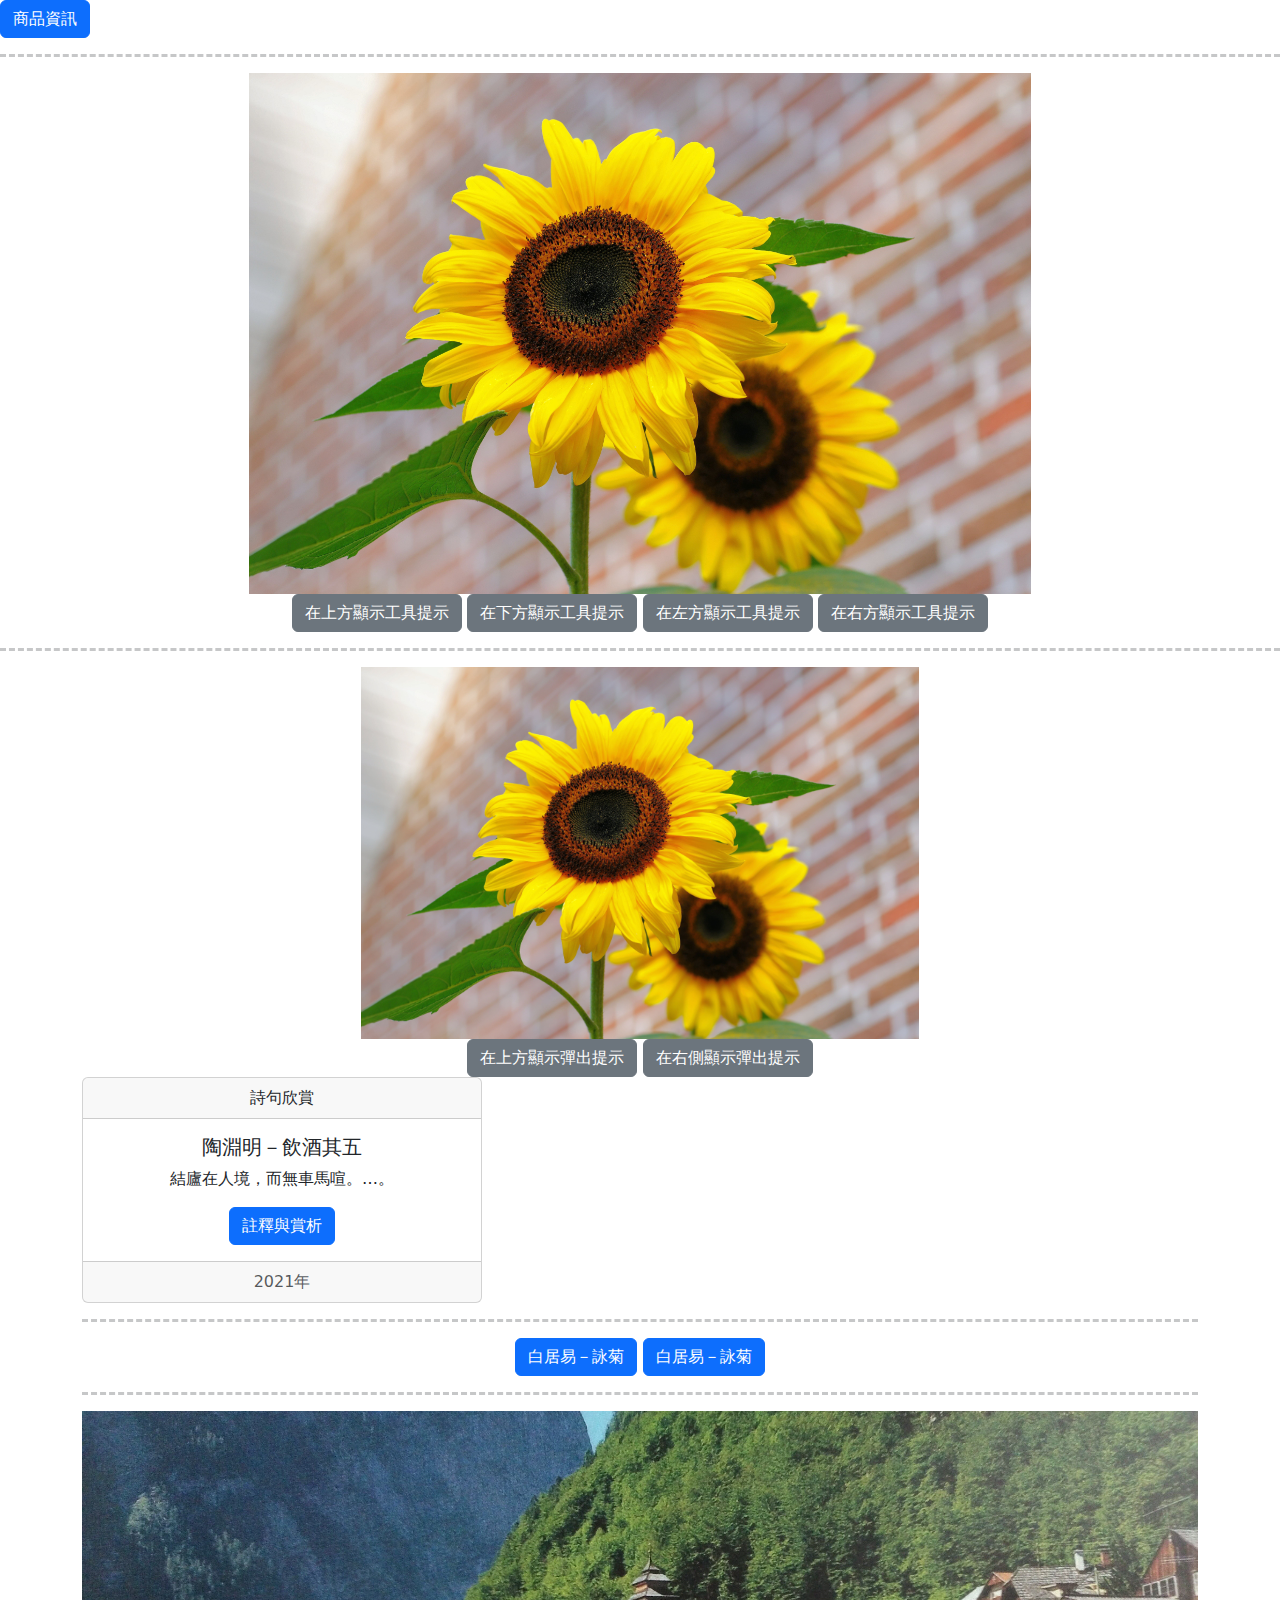
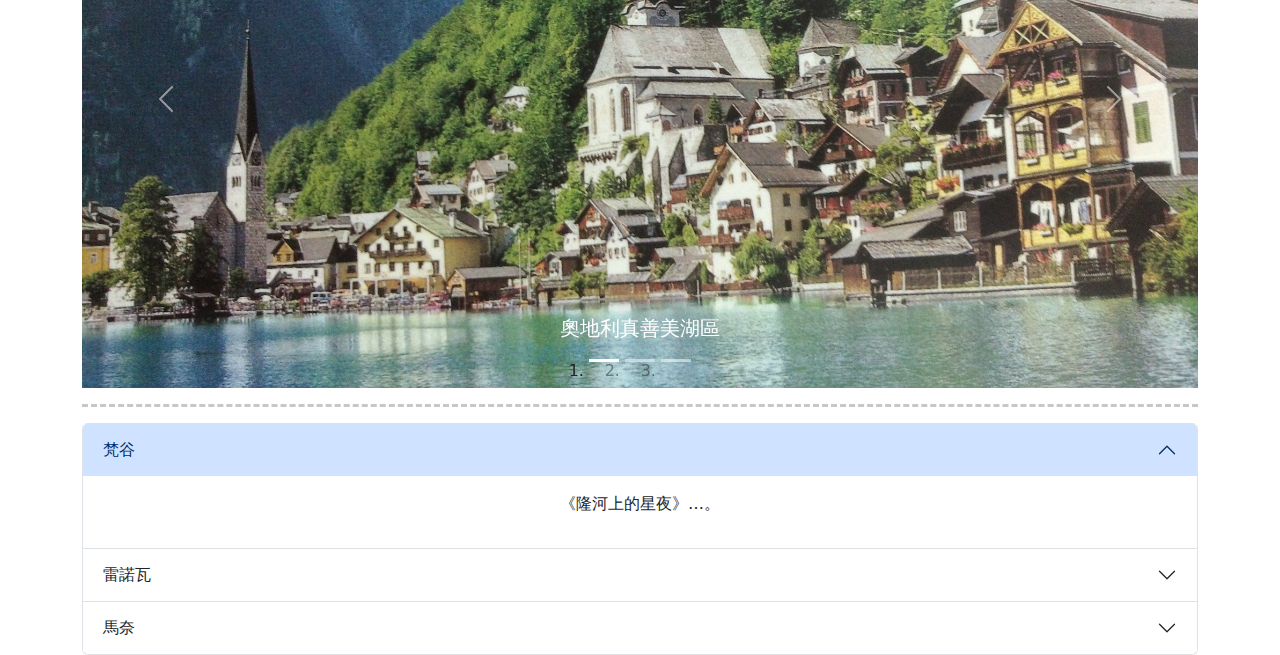
<file: 1203/index.html>
<!DOCTYPE html>
<html lang="zh-Hant">

</html>

<head>
    <meta charset="UTF-8">
    <meta name="viewport" content="width=device-width, initial-scale=1.0">
    <title>1203</title>
    <link href="https://cdn.jsdelivr.net/npm/bootstrap@5.3.3/dist/css/bootstrap.min.css" rel="stylesheet"
        integrity="sha384-QWTKZyjpPEjISv5WaRU9OFeRpok6YctnYmDr5pNlyT2bRjXh0JMhjY6hW+ALEwIH" crossorigin="anonymous">
    <script src="https://cdn.jsdelivr.net/npm/bootstrap@5.3.3/dist/js/bootstrap.bundle.min.js"
        integrity="sha384-YvpcrYf0tY3lHB60NNkmXc5s9fDVZLESaAA55NDzOxhy9GkcIdslK1eN7N6jIeHz"
        crossorigin="anonymous"></script>
</head>

<body>

    <!-- 觸發互動視窗的按鈕 -->
    <button type="button" class="btn btn-primary" data-bs-toggle="modal" data-bs-target="#myModal">商品資訊</button>
    <!-- 互動視窗 -->
    <div class="modal fade" id="myModal" tabindex="-1">
        <div class="modal-dialog">
            <div class="modal-content">
                <div class="modal-header">
                    <h3 class="modal-title">夢幻水晶香檳杯</h3>
                    <button type="button" class="btn-close" data-bs-dismiss="modal"></button>
                </div>
                <div class="modal-body">
                    <img src="cup.jpg" width="50%" class="img-fluid">
                    <p class="h3 text-end">$30.0</p>
                </div>
                <div class="modal-footer">
                    <button type="button" class="btn btn-primary">放入購物車</button>
                </div>
            </div>
        </div>
    </div>

    <hr style="border-top: 3px dashed;">

    <div class="container text-center">
        <img src="flowers3.jpg" width="70%" class="img-fluid"><br>
        <button type="button" class="btn btn-secondary" data-bs-toggle="tooltip" data-bs-placement="top"
            title="太陽花">在上方顯示工具提示</button>
        <button type="button" class="btn btn-secondary" data-bs-toggle="tooltip" data-bs-placement="bottom"
            title="太陽花">在下方顯示工具提示</button>
        <button type="button" class="btn btn-secondary" data-bs-toggle="tooltip" data-bs-placement="left"
            title="太陽花">在左方顯示工具提示</button>
        <button type="button" class="btn btn-secondary" data-bs-toggle="tooltip" data-bs-placement="right"
            title="太陽花">在右方顯示工具提示</button>
    </div>

    <script>
        var tooltipTriggerList = [].slice.call(document.querySelectorAll('[data-bs-toggle="tooltip"]'));
        var tooltipList = tooltipTriggerList.map(function (tooltipTriggerEl) {
            return new bootstrap.Tooltip(tooltipTriggerEl)
        });
    </script>

    <hr style="border-top: 3px dashed;">


    <div class="container text-center">
        <img src="flowers3.jpg" width="50%" class="img-fluid"><br>
        <button type="button" class="btn btn-secondary" data-bs-container="body" data-bs-toggle="popover"
            data-bs-placement="top" data-bs-content="太陽花">
            在上方顯示彈出提示</button>

        <button type="button" class="btn btn-secondary" title="圖片標題" data-bs-toggle="popover" data-bs-placement="right"
            data-bs-content="太陽花">
            在右側顯示彈出提示</button>

        <script>
            var popoverTriggerList = [].slice.call(document.querySelectorAll('[data-bs-toggle="popover"]'));
            var popoverList = popoverTriggerList.map(function (popoverTriggerEl) {
                return new bootstrap.Popover(popoverTriggerEl)
            });
        </script>

        <div class="card text-center" style="width: 400px;">
            <div class="card-header">詩句欣賞</div>
            <div class="card-body">
                <h5 class="card-title">陶淵明－飲酒其五</h5>
                <p class="card-text">結廬在人境，而無車馬喧。…。</p>
                <a href="#" class="btn btn-primary">註釋與賞析</a>
            </div>
            <div class="card-footer text-muted">2021年</div>
        </div>

        <hr style="border-top: 3px dashed;">

        <p>
            <a class="btn btn-primary" data-bs-toggle="collapse" href="#collapseContent">
                白居易－詠菊</a>
            <button class="btn btn-primary" type="button" data-bs-toggle="collapse"
                data-bs-target="#collapseContent">白居易－詠菊</button>
        </p>
        <div class="collapse" id="collapseContent">
            <div class="card card-body">
                夜新霜著瓦輕，芭蕉新折敗荷傾。耐寒唯有東籬菊，金粟初開曉更清。
            </div>
        </div>

        <hr style="border-top: 3px dashed;">

        <div id="myCarousel" class="carousel slide" data-bs-ride="carousel">
            <!-- 輪播指示 -->
            <ol class="carousel-indicators">
                <li data-bs-target="#myCarousel" data-bs-slide-to="0" class="active"></li>
                <li data-bs-target="#myCarousel" data-bs-slide-to="1"></li>
                <li data-bs-target="#myCarousel" data-bs-slide-to="2"></li>
            </ol>
            <!-- 輪播內容 -->
            <div class="carousel-inner">
                <div class="carousel-item active">
                    <img src="photo1.jpg" class="d-block w-100" alt="真善美湖區">
                    <div class="carousel-caption d-none d-md-block">
                        <h5>奧地利真善美湖區</h5>
                    </div>
                </div>
                <div class="carousel-item">
                    <img src="photo2.jpg" class="d-block w-100" alt="熊布朗宮">
                    <div class="carousel-caption d-none d-md-block">
                        <h5>奧地利熊布朗宮</h5>
                    </div>
                </div>
                <div class="carousel-item">
                    <img src="photo3.jpg" class="d-block w-100" alt="雪的美術館">
                    <div class="carousel-caption d-none d-md-block">
                        <h5>北海道雪的美術館</h5>
                    </div>
                </div>
            </div>
            <!-- 輪播控制 -->
            <a class="carousel-control-prev" href="#myCarousel" data-bs-slide="prev">
                <span class="carousel-control-prev-icon"></span>
                <span class="visually-hidden">Previous</span></a>
            <a class="carousel-control-next" href="#myCarousel" data-bs-slide="next">
                <span class="carousel-control-next-icon"></span>
                <span class="visually-hidden">Next</span></a>
        </div>

        <hr style="border-top: 3px dashed;">

        <div class="accordion" id="myAccordion">
            <div class="accordion-item">
                <h2 class="accordion-header" id="heading1">
                    <button type="button" class="accordion-button" data-bs-toggle="collapse"
                        data-bs-target="#collapse1">梵谷</button>
                </h2>
                <div id="collapse1" class="accordion-collapse collapse show" data-bs-parent="#myAccordion">
                    <div class="accordion-body">
                        <p>《隆河上的星夜》…。</p>
                    </div>
                </div>
            </div>
            <div class="accordion-item">
                <h2 class="accordion-header" id="heading2">
                    <button type="button" class="accordion-button collapsed" data-bs-toggle="collapse"
                        data-bs-target="#collapse2">雷諾瓦</button>
                </h2>
                <div id="collapse2" class="accordion-collapse collapse" data-bs-parent="#myAccordion">
                    <div class="accordion-body">
                        <p>《煎餅磨坊的舞會》…。</p>
                    </div>
                </div>
            </div>
            <div class="accordion-item">
                <h2 class="accordion-header" id="heading3">
                    <button type="button" class="accordion-button collapsed" data-bs-toggle="collapse"
                        data-bs-target="#collapse3">馬奈</button>
                </h2>
                <div id="collapse3" class="accordion-collapse collapse" data-bs-parent="#myAccordion">
                    <div class="accordion-body">
                        <p>《草地上的午餐》…。</p>
                    </div>
                </div>
            </div>
        </div>


</body>

</html>
</file>
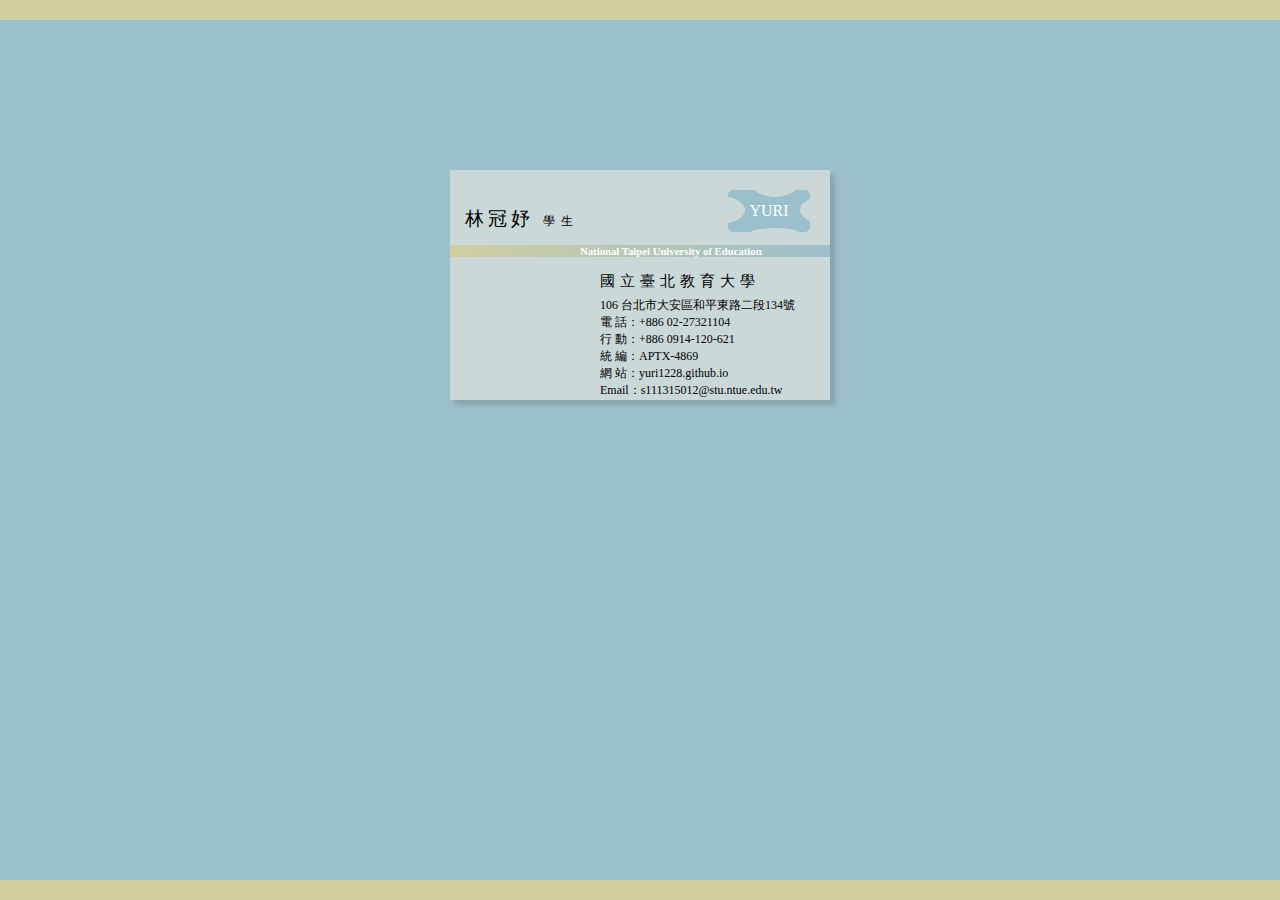
<file: 1008/1008_namecard.html>
<!DOCTYPE html>

<html>

	<head>
		<meta charset="utf-8">
		<title>YURI'S NAMECARD</title>
		<link href="1008_namecard.css" rel="stylesheet" type="text/css">
	</head>
	
	<body>		
		<div class="namecard">
		  
		  <h2>林冠妤
			<span>學生</span>
		  </h2>
		  <h6>National Taipei University of Education</h6>
		  <div class="company">國立臺北教育大學</div>
		  <p>106 台北市大安區和平東路二段134號<br>
			電 話：+886 02-27321104<br>
			行 動：+886 0914-120-621<br>
			統 編：APTX-4869<br>
			網 站：yuri1228.github.io<br>
			Email：s111315012@stu.ntue.edu.tw<br>
		  </p>
		  <div class="mark">YURI</div>
		  <div class="circle circle1"></div>
		  <div class="circle circle2"></div>
		  <div class="circle circle3"></div>
		  <div class="circle circle4"></div>
		</div>
	</body>


</html>
</file>
<file: 1008/1008_namecard.css>
@charset "utf-8";
/* CSS Document */

*{
	/* border:solid 1px ; */
	position: relative;
}

html,body{
  width:100% ;height:100% ;
  padding:0px; margin:0px;
}

body{
  background-color: #9BC0CC;
  border-top: solid 20px #D0CE9F;
  border-bottom: solid 20px #D0CE9F;
  box-sizing: border-box;
  overflow: hidden;
}

.namecard{
  width:380px; height:230px;
  border: solid 1px rgab(0,0,0,0.5);
  padding:0px;
  margin-left:auto;
  margin-right:auto;
  margin-top:150px;
  
  background-color:#cad8d8;
  overflow: hidden;
  box-shadow: 5px 5px 5px rgba(0,0,0,0.15);
}

.namecard h2{
  position:absolute;
  font-size:19px;
  font-weight:550;
  color: rgba (0,0,0,0.1);
  letter-spacing:4px;
  padding-left:15px;
  padding-top:20px;
  margin-bottom:0px;
  
}

.namecard h2 span{
  font-size:12px;
  letter-spacing:6px;
  
}

.namecard h6{
  color:white;
/*   border:solid 1px #534832; */
  padding-left:130px;
  background:linear-gradient(to right, #D0CE9F, #9BC0CC);
  top:50px;
}

.company{
  font-size:15px;
  font-weight:500;
  letter-spacing:5px;
  padding-left:150px;
  top:40px;
}

.namecard p {
  position:absolute;
  font-size:12px;
  padding-left:150px;
  top:115px;
}

.mark{
  color:white;
  text-align: center;
  line-height:40px;
  position:absolute;
  top:20px;
  right:20px;
  border:solid 1px #9BC0CC;
  border-radius:5px;
  width:80px; height:40px;
  background:#9BC0CC;
}
.circle{
  width: 60px; height: 50px;
  border-radius: 100%;
  position: absolute;
  background-color:#cad8d8
}
.circle1{
  width: 60px; height: 50px;
  top:-23px; right:25px;
}
.circle2{
  width: 60px; height: 30px;
  top:25px; right:-30px; 
}
.circle3{
  width: 50px; height: 10px;
  top:58px; right:30px;
}
.circle4{
  width: 60px; height: 30px;
  top:25px; right:85px; 
}
.title{
   font-size:300px;
  font-weight:200;
  position: absolute;
  bottom:100px;
  color: rgba(0,0,0,0.1)
}
</file>
